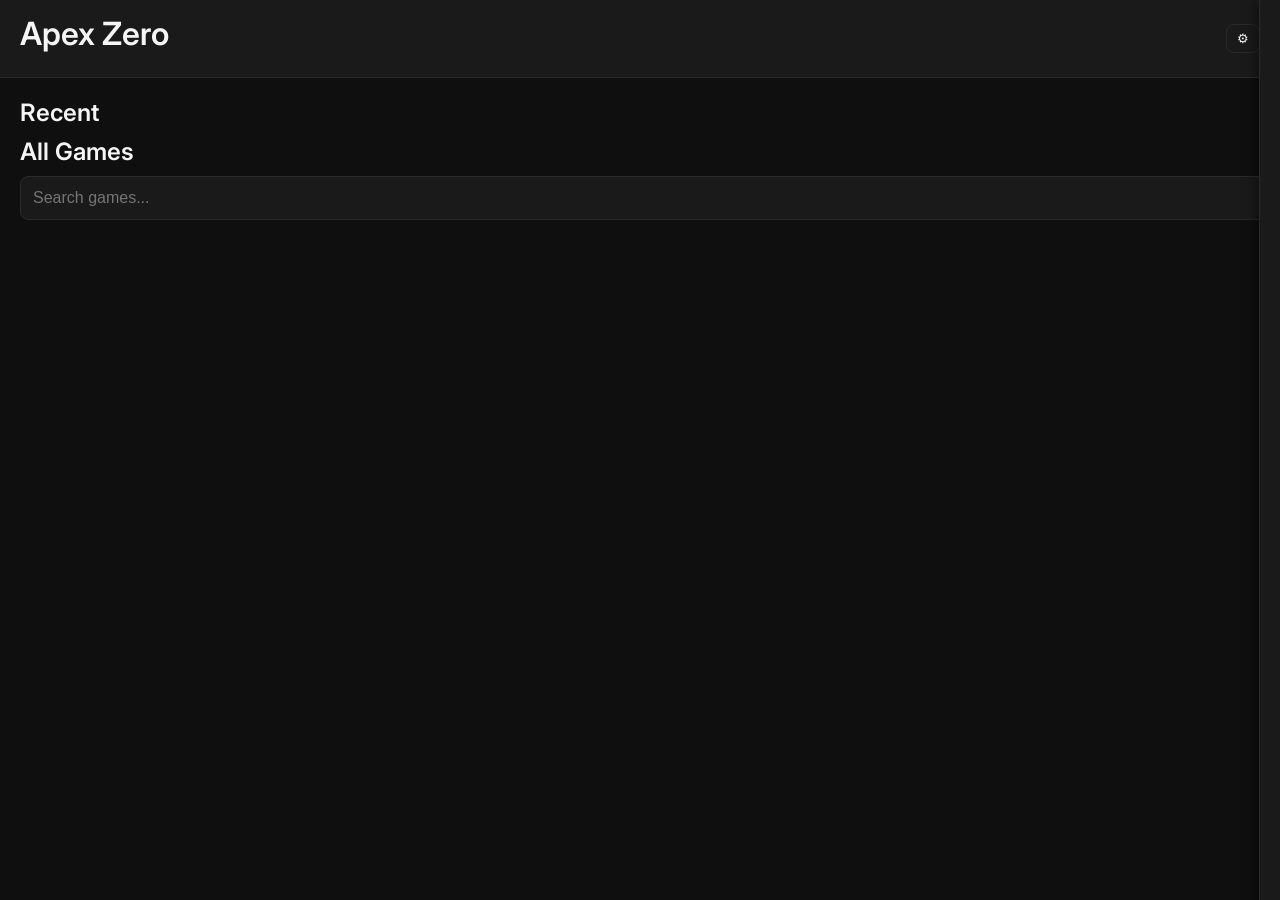
<file: index.html>
<!DOCTYPE html>
<html lang="en">
<head>
    <meta charset="UTF-8">
    <meta name="viewport" content="width=device-width, initial-scale=1.0">
    <meta http-equiv="Content-Security-Policy" content="default-src * 'unsafe-inline' 'unsafe-eval' blob: data:;">
    
    <title>Apex Zero</title>

    <link rel="stylesheet" href="css/style.css">
    <link href="https://fonts.googleapis.com/css2?family=Inter:wght@300;400;600&display=swap" rel="stylesheet">
</head>

<body>

    <!-- LOADING SCREEN -->
    <div id="loadingScreen">
        <div class="loader"></div>
        <p>Loading Apex Zero…</p>
    </div>

    <!-- HEADER -->
    <header id="topbar">
        <h1 class="logo">Apex Zero</h1>
        <div class="top-buttons">
            <button id="settingsBtn" class="icon-btn">⚙</button>
        </div>
    </header>

    <!-- MAIN CONTENT -->
    <main id="content">

        <!-- RECENT -->
        <section id="recentSection">
            <h2>Recent</h2>
            <div id="recentGrid" class="grid"></div>
        </section>

        <!-- ALL GAMES -->
        <section id="gamesSection">
            <h2>All Games</h2>

            <!-- SEARCH BAR -->
            <input id="searchInput" type="text" placeholder="Search games..." />

            <div id="gamesGrid" class="grid"></div>
        </section>

    </main>

    <!-- SETTINGS SIDE PANEL -->
    <div id="settingsPanel" class="side-panel">
        <div class="side-header">
            <h2>Settings</h2>
            <button id="closeSettings" class="close-btn">✕</button>
        </div>

        <!-- TABS -->
        <div class="settings-tabs">
            <button class="tab-btn active" data-tab="appearanceTab">Appearance</button>
            <button class="tab-btn" data-tab="uiTab">UI Scaling</button>
            <button class="tab-btn" data-tab="layoutTab">Layout</button>
            <button class="tab-btn" data-tab="systemTab">System</button>
        </div>

        <!-- TAB CONTENTS -->
        <div class="tab-content" id="appearanceTab">
            <h3>Theme</h3>
            <select id="themeSelect">
                <option value="dark">Dark</option>
                <option value="light">Light</option>
            </select>

            <h3>Accent Color</h3>
            <input type="color" id="accentPicker" value="#888888">

            <div id="accentPresets"></div>

            <h3>Background Style</h3>
            <select id="backgroundSelect">
                <option value="solid">Solid</option>
                <option value="noise">Noise</option>
                <option value="gradient">Gradient</option>
                <option value="blur">Blurred Panels</option>
            </select>

            <h3>Corner Radius</h3>
            <select id="radiusSelect">
                <option value="0">Sharp</option>
                <option value="8">Medium</option>
                <option value="16">Rounded</option>
            </select>

            <h3>Contrast</h3>
            <select id="contrastSelect">
                <option value="low">Low</option>
                <option value="medium">Medium</option>
                <option value="high">High</option>
            </select>
        </div>

        <div class="tab-content" id="uiTab" style="display:none;">
            <h3>Font Size</h3>
            <input type="range" id="fontSizeSlider" min="12" max="22" value="16">

            <h3>Card Size</h3>
            <input type="range" id="cardSizeSlider" min="120" max="240" value="160">

            <h3>Grid Density</h3>
            <select id="densitySelect">
                <option value="compact">Compact</option>
                <option value="comfort">Comfort</option>
                <option value="spacious">Spacious</option>
            </select>
        </div>

        <div class="tab-content" id="layoutTab" style="display:none;">
            <h3>Layout Mode</h3>
            <select id="layoutModeSelect">
                <option value="grid">Comfort Grid</option>
                <option value="compact">Compact Grid</option>
                <option value="list">List View</option>
            </select>

            <h3>Sorting</h3>
            <select id="sortSelect">
                <option value="az">A → Z</option>
                <option value="recent">Recently Added</option>
                <option value="played">Most Played</option>
            </select>

            <h3>Recent Section</h3>
            <label><input type="checkbox" id="toggleRecent" checked> Show Recent</label>
        </div>

        <div class="tab-content" id="systemTab" style="display:none;">
            <h3>Autoscan</h3>
            <label><input type="checkbox" id="autoscanToggle"> Enable Autoscan</label>

            <h3>Maintenance</h3>
            <button id="clearRecentBtn" class="admin-action">Clear Recent</button>
            <button id="clearCacheBtn" class="admin-action">Clear Cache</button>

            <h3>FPS Monitor</h3>
            <button id="fpsToggleBtn" class="admin-action">Toggle FPS</button>
        </div>
    </div>

    <!-- LAUNCH PROMPT -->
    <div id="launchPrompt" class="overlay">
        <div class="launch-box">
            <h2>Launch Game?</h2>
            <img id="launchThumb" class="launch-thumb">
            <p id="launchName"></p>

            <div class="launch-buttons">
                <button id="cancelLaunch" class="cancel-btn">Cancel</button>
                <button id="confirmLaunch" class="launch-btn">Launch</button>
            </div>
        </div>
    </div>

    <!-- FPS COUNTER -->
    <div id="fpsCounter"></div>

    <!-- LOAD MODULAR JS -->
    <script type="module" src="js/main.js"></script>

    <!-- LOADING SCREEN FADE -->
    <script>
        window.addEventListener("load", () => {
            const loader = document.getElementById("loadingScreen");
            loader.style.opacity = "0";
            setTimeout(() => loader.style.display = "none", 400);
        });
    </script>

</body>
</html>
</file>
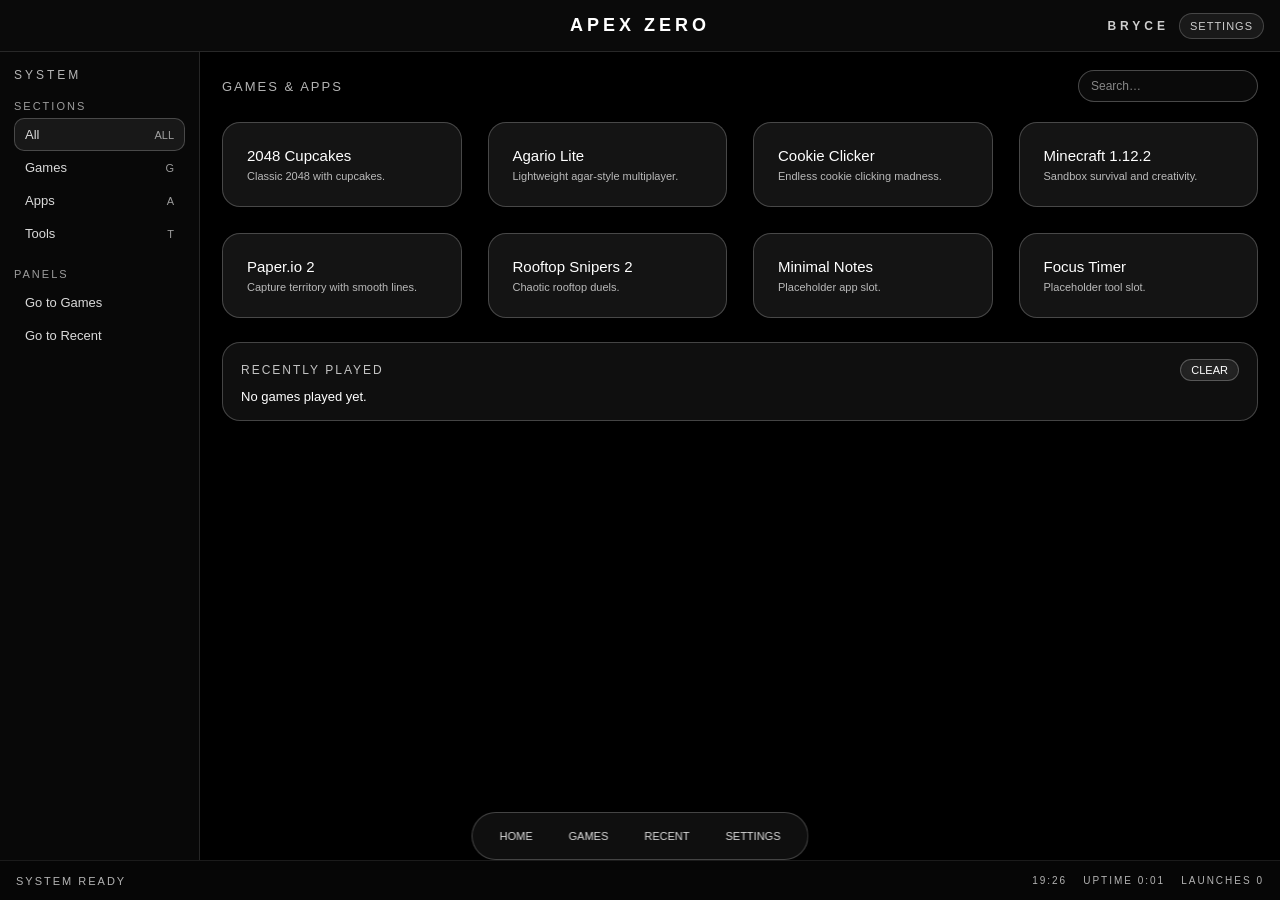
<file: Better.html>
<!DOCTYPE html>
<html lang="en">
<head>
<meta charset="UTF-8">
<title>Apex Zero OS++</title>
<meta name="viewport" content="width=device-width, initial-scale=1.0">

<style>
    :root {
        --glass-bg: rgba(255,255,255,0.08);
        --glass-bg-strong: rgba(255,255,255,0.12);
        --glass-border: rgba(255,255,255,0.25);
        --glass-border-strong: rgba(255,255,255,0.45);
        --divider: rgba(255,255,255,0.18);
    }

    * {
        box-sizing: border-box;
    }

    body {
        margin: 0;
        background: #000;
        color: #fff;
        font-family: Arial, sans-serif;
        overflow: hidden;
    }

    /* LOADING SCREEN */
    #loadingScreen {
        position: fixed;
        inset: 0;
        background: #000;
        display: flex;
        flex-direction: column;
        align-items: center;
        justify-content: center;
        z-index: 999;
        animation: fadeOut 1s ease forwards;
        animation-delay: 1.8s;
    }

    #loadingTitle {
        font-size: 26px;
        letter-spacing: 6px;
        margin-bottom: 20px;
    }

    #loadingBar {
        width: 180px;
        height: 4px;
        background: rgba(255,255,255,0.15);
        border-radius: 10px;
        overflow: hidden;
    }

    #loadingFill {
        width: 0%;
        height: 100%;
        background: rgba(255,255,255,0.8);
        animation: loadAnim 1.6s ease forwards;
    }

    @keyframes loadAnim {
        to { width: 100%; }
    }

    @keyframes fadeOut {
        to { opacity: 0; visibility: hidden; }
    }

    /* LAYOUT */
    #topBar {
        position: fixed;
        top: 0;
        left: 0;
        right: 0;
        height: 52px;
        display: flex;
        align-items: center;
        justify-content: center;
        font-size: 18px;
        font-weight: bold;
        letter-spacing: 4px;
        backdrop-filter: blur(8px);
        background: rgba(255,255,255,0.04);
        border-bottom: 1px solid rgba(255,255,255,0.12);
        z-index: 20;
    }

    #topBarRight {
        position: absolute;
        right: 16px;
        display: flex;
        gap: 10px;
        align-items: center;
        font-size: 12px;
        opacity: 0.8;
    }

    #settingsBtn {
        padding: 6px 10px;
        border-radius: 999px;
        border: 1px solid var(--glass-border);
        background: var(--glass-bg);
        backdrop-filter: blur(6px);
        cursor: pointer;
        font-size: 11px;
        letter-spacing: 1px;
        text-transform: uppercase;
        color: #fff;
    }

    #settingsBtn:hover {
        background: var(--glass-bg-strong);
        border-color: var(--glass-border-strong);
    }

    #shell {
        position: absolute;
        top: 52px;
        bottom: 40px;
        left: 0;
        right: 0;
        display: flex;
    }

    /* SIDEBAR */
    #sidebar {
        width: 200px;
        border-right: 1px solid rgba(255,255,255,0.12);
        background: rgba(255,255,255,0.03);
        backdrop-filter: blur(10px);
        padding: 16px 14px;
        display: flex;
        flex-direction: column;
        gap: 18px;
    }

    #sidebarTitle {
        font-size: 12px;
        letter-spacing: 3px;
        opacity: 0.7;
    }

    .sideSectionLabel {
        font-size: 11px;
        letter-spacing: 2px;
        opacity: 0.6;
        margin-bottom: 6px;
    }

    .sideLink {
        padding: 8px 10px;
        border-radius: 10px;
        border: 1px solid transparent;
        cursor: pointer;
        font-size: 13px;
        opacity: 0.85;
        display: flex;
        align-items: center;
        justify-content: space-between;
        transition: 0.2s;
    }

    .sideLink span {
        font-size: 11px;
        opacity: 0.7;
    }

    .sideLink.active,
    .sideLink:hover {
        border-color: var(--glass-border);
        background: var(--glass-bg);
    }

    /* MAIN AREA */
    #mainArea {
        flex: 1;
        padding: 18px 22px;
        overflow: auto;
    }

    #sectionHeaderRow {
        display: flex;
        justify-content: space-between;
        align-items: center;
        max-width: 1100px;
        margin: 0 auto 10px auto;
    }

    #sectionLabel {
        font-size: 13px;
        letter-spacing: 2px;
        opacity: 0.7;
    }

    #searchBox {
        padding: 8px 12px;
        border-radius: 999px;
        border: 1px solid var(--glass-border);
        background: rgba(255,255,255,0.04);
        color: #fff;
        font-size: 12px;
        min-width: 180px;
        outline: none;
        backdrop-filter: blur(6px);
    }

    #searchBox::placeholder {
        color: rgba(255,255,255,0.5);
    }

    /* GRID */
    #grid {
        display: grid;
        grid-template-columns: repeat(auto-fit, minmax(200px, 1fr));
        gap: 26px;
        padding: 10px 0 24px 0;
        max-width: 1100px;
        margin: auto;
    }

    .icon {
        padding: 24px;
        text-align: left;
        cursor: pointer;
        border-radius: 18px;
        border: 1px solid rgba(255,255,255,0.22);
        background: var(--glass-bg);
        backdrop-filter: blur(10px);
        transition: 0.25s;
        font-size: 14px;
    }

    .iconTitle {
        font-size: 15px;
        margin-bottom: 6px;
    }

    .iconDesc {
        font-size: 11px;
        opacity: 0.7;
    }

    .icon:hover {
        background: var(--glass-bg-strong);
        border-color: var(--glass-border-strong);
        transform: translateY(-3px);
    }

    /* RECENTLY PLAYED PANEL */
    #recentPanel {
        max-width: 1100px;
        margin: 0 auto 40px auto;
        border-radius: 18px;
        border: 1px solid rgba(255,255,255,0.22);
        background: rgba(255,255,255,0.06);
        backdrop-filter: blur(10px);
        padding: 16px 18px;
    }

    #recentHeaderRow {
        display: flex;
        justify-content: space-between;
        align-items: center;
        margin-bottom: 8px;
    }

    #recentTitle {
        font-size: 12px;
        letter-spacing: 2px;
        opacity: 0.75;
    }

    #clearRecentBtn {
        font-size: 11px;
        border-radius: 999px;
        border: 1px solid var(--glass-border);
        background: rgba(255,255,255,0.04);
        color: #fff;
        padding: 4px 10px;
        cursor: pointer;
        backdrop-filter: blur(6px);
    }

    #clearRecentBtn:hover {
        background: var(--glass-bg-strong);
        border-color: var(--glass-border-strong);
    }

    #recentList {
        font-size: 13px;
        display: flex;
        flex-wrap: wrap;
        gap: 8px;
    }

    .recentItem {
        padding: 6px 10px;
        border-radius: 999px;
        border: 1px solid rgba(255,255,255,0.25);
        background: rgba(255,255,255,0.08);
        cursor: pointer;
        font-size: 12px;
    }

    .recentItem:hover {
        background: rgba(255,255,255,0.16);
        border-color: var(--glass-border-strong);
    }

    /* OVERLAY */
    #overlay {
        position: fixed;
        inset: 0;
        background: rgba(0,0,0,0.65);
        display: none;
        align-items: center;
        justify-content: center;
        animation: fadeIn 0.25s ease;
        z-index: 50;
    }

    @keyframes fadeIn {
        from { opacity: 0; }
        to { opacity: 1; }
    }

    #overlayBox {
        width: 380px;
        background: rgba(255,255,255,0.10);
        border: 1px solid var(--glass-border);
        backdrop-filter: blur(12px);
        border-radius: 20px;
        overflow: hidden;
    }

    #overlayTitleBar {
        padding: 14px 16px;
        font-size: 13px;
        letter-spacing: 2px;
        border-bottom: 1px solid var(--divider);
        text-align: center;
        background: rgba(255,255,255,0.06);
    }

    #overlayContent {
        padding: 22px 24px 20px 24px;
        text-align: left;
    }

    #overlayGameName {
        font-size: 17px;
        margin-bottom: 6px;
    }

    #overlayGameDesc {
        font-size: 12px;
        opacity: 0.75;
        margin-bottom: 18px;
    }

    #buttonRow {
        display: flex;
        gap: 12px;
        margin-top: 6px;
    }

    .glassBtn {
        flex: 1;
        padding: 10px;
        border-radius: 12px;
        border: 1px solid rgba(255,255,255,0.35);
        background: rgba(255,255,255,0.12);
        backdrop-filter: blur(6px);
        color: #fff;
        font-size: 13px;
        cursor: pointer;
        transition: 0.2s;
    }

    .glassBtn:hover {
        background: rgba(255,255,255,0.22);
        border-color: var(--glass-border-strong);
    }

    /* SETTINGS MODAL */
    #settingsOverlay {
        position: fixed;
        inset: 0;
        background: rgba(0,0,0,0.65);
        display: none;
        align-items: center;
        justify-content: center;
        z-index: 60;
    }

    #settingsBox {
        width: 360px;
        background: rgba(255,255,255,0.10);
        border: 1px solid var(--glass-border);
        backdrop-filter: blur(12px);
        border-radius: 20px;
        overflow: hidden;
    }

    #settingsTitleBar {
        padding: 14px 16px;
        font-size: 13px;
        letter-spacing: 2px;
        border-bottom: 1px solid var(--divider);
        text-align: center;
        background: rgba(255,255,255,0.06);
    }

    #settingsContent {
        padding: 18px 20px 16px 20px;
        font-size: 13px;
    }

    .settingsRow {
        display: flex;
        justify-content: space-between;
        align-items: center;
        margin-bottom: 10px;
    }

    .settingsLabel {
        font-size: 12px;
        opacity: 0.85;
    }

    .settingsToggle {
        padding: 4px 10px;
        border-radius: 999px;
        border: 1px solid var(--glass-border);
        background: rgba(255,255,255,0.06);
        cursor: pointer;
        font-size: 11px;
    }

    .settingsToggle.active {
        background: rgba(255,255,255,0.18);
        border-color: var(--glass-border-strong);
    }

    #settingsButtons {
        display: flex;
        gap: 10px;
        margin-top: 14px;
    }

    #aboutText {
        font-size: 11px;
        opacity: 0.7;
        margin-top: 10px;
    }

    /* DOCK */
    #dock {
        position: fixed;
        bottom: 40px;
        left: 50%;
        transform: translateX(-50%);
        padding: 8px 14px;
        border-radius: 999px;
        border: 1px solid rgba(255,255,255,0.22);
        background: rgba(255,255,255,0.06);
        backdrop-filter: blur(12px);
        display: flex;
        gap: 10px;
        z-index: 30;
    }

    .dockItem {
        padding: 8px 12px;
        border-radius: 999px;
        border: 1px solid transparent;
        font-size: 11px;
        cursor: pointer;
        opacity: 0.85;
    }

    .dockItem:hover {
        border-color: var(--glass-border);
        background: rgba(255,255,255,0.12);
    }

    /* FOOTER */
    #footer {
        position: fixed;
        bottom: 0;
        left: 0;
        right: 0;
        height: 40px;
        display: flex;
        align-items: center;
        justify-content: space-between;
        padding: 0 16px;
        font-size: 11px;
        opacity: 0.7;
        letter-spacing: 2px;
        backdrop-filter: blur(6px);
        background: rgba(255,255,255,0.04);
        border-top: 1px solid rgba(255,255,255,0.12);
        z-index: 25;
    }

    #footerLeft {
        text-transform: uppercase;
    }

    #footerRight {
        display: flex;
        gap: 16px;
        font-size: 10px;
    }

    .hidden {
        display: none !important;
    }

    @media (max-width: 800px) {
        #sidebar {
            display: none;
        }
        #shell {
            left: 0;
        }
    }
</style>
</head>
<body>

<!-- LOADING SCREEN -->
<div id="loadingScreen">
    <div id="loadingTitle">APEX ZERO</div>
    <div id="loadingBar"><div id="loadingFill"></div></div>
</div>

<!-- TOP BAR -->
<div id="topBar">
    APEX ZERO
    <div id="topBarRight">
        <span id="profileName">BRYCE</span>
        <button id="settingsBtn">SETTINGS</button>
    </div>
</div>

<!-- SHELL -->
<div id="shell">
    <!-- SIDEBAR -->
    <div id="sidebar">
        <div id="sidebarTitle">SYSTEM</div>

        <div>
            <div class="sideSectionLabel">SECTIONS</div>
            <div class="sideLink active" data-category="all">All <span>ALL</span></div>
            <div class="sideLink" data-category="games">Games <span>G</span></div>
            <div class="sideLink" data-category="apps">Apps <span>A</span></div>
            <div class="sideLink" data-category="tools">Tools <span>T</span></div>
        </div>

        <div>
            <div class="sideSectionLabel">PANELS</div>
            <div class="sideLink" id="sideScrollGames">Go to Games</div>
            <div class="sideLink" id="sideScrollRecent">Go to Recent</div>
        </div>
    </div>

    <!-- MAIN AREA -->
    <div id="mainArea">
        <!-- SECTION HEADER -->
        <div id="sectionHeaderRow">
            <div id="sectionLabel">GAMES & APPS</div>
            <input id="searchBox" type="text" placeholder="Search…">
        </div>

        <!-- GRID -->
        <div id="grid"></div>

        <!-- RECENTLY PLAYED PANEL -->
        <div id="recentPanel">
            <div id="recentHeaderRow">
                <div id="recentTitle">RECENTLY PLAYED</div>
                <button id="clearRecentBtn">CLEAR</button>
            </div>
            <div id="recentList"></div>
        </div>
    </div>
</div>

<!-- OVERLAY (LAUNCH) -->
<div id="overlay">
    <div id="overlayBox">
        <div id="overlayTitleBar">LAUNCH GAME</div>
        <div id="overlayContent">
            <div id="overlayGameName">Game</div>
            <div id="overlayGameDesc">Description</div>
            <div id="buttonRow">
                <button class="glassBtn" id="launchBtn">Launch</button>
                <button class="glassBtn" id="cancelBtn">Cancel</button>
            </div>
        </div>
    </div>
</div>

<!-- SETTINGS OVERLAY -->
<div id="settingsOverlay">
    <div id="settingsBox">
        <div id="settingsTitleBar">SETTINGS</div>
        <div id="settingsContent">
            <div class="settingsRow">
                <div class="settingsLabel">Footer Status Bar</div>
                <button class="settingsToggle" id="toggleFooterBtn">ON</button>
            </div>
            <div class="settingsRow">
                <div class="settingsLabel">Hover Lift on Cards</div>
                <button class="settingsToggle" id="toggleHoverBtn">ON</button>
            </div>
            <div class="settingsRow">
                <div class="settingsLabel">Clear Recently Played</div>
                <button class="settingsToggle" id="clearRecentSettingsBtn">CLEAR</button>
            </div>

            <div id="settingsButtons">
                <button class="glassBtn" id="closeSettingsBtn">Close</button>
                <button class="glassBtn" id="resetLayoutBtn">Reset UI</button>
            </div>

            <div id="aboutText">
                APEX ZERO OS++ — Monochrome Glass Edition.  
                Minimal, modern, and built for clean launching.
            </div>
        </div>
    </div>
</div>

<!-- DOCK -->
<div id="dock">
    <div class="dockItem" id="dockHome">HOME</div>
    <div class="dockItem" id="dockGames">GAMES</div>
    <div class="dockItem" id="dockRecent">RECENT</div>
    <div class="dockItem" id="dockSettings">SETTINGS</div>
</div>

<!-- FOOTER -->
<div id="footer">
    <div id="footerLeft">SYSTEM READY</div>
    <div id="footerRight">
        <span id="footerClock">--:--</span>
        <span id="footerUptime">UPTIME 0:00</span>
        <span id="footerLaunches">LAUNCHES 0</span>
    </div>
</div>

<script>
    // ---------- DATA ----------
    const games = [
        {
            id: "2048cupcakes",
            name: "2048 Cupcakes",
            url: "2048cupcakes.html",
            category: "games",
            desc: "Classic 2048 with cupcakes."
        },
        {
            id: "agariolite",
            name: "Agario Lite",
            url: "agariolite.html",
            category: "games",
            desc: "Lightweight agar-style multiplayer."
        },
        {
            id: "cookieclicker",
            name: "Cookie Clicker",
            url: "cookieclicker (1).htm",
            category: "games",
            desc: "Endless cookie clicking madness."
        },
        {
            id: "mc1122",
            name: "Minecraft 1.12.2",
            url: "Eaglercraft_1.12.2_WASM_Offline_Download (2).html",
            category: "games",
            desc: "Sandbox survival and creativity."
        },
        {
            id: "paperio2",
            name: "Paper.io 2",
            url: "paperio2.htm",
            category: "games",
            desc: "Capture territory with smooth lines."
        },
        {
            id: "rooftopsnipers2",
            name: "Rooftop Snipers 2",
            url: "rooftopsnipers2.html",
            category: "games",
            desc: "Chaotic rooftop duels."
        },
        {
            id: "notes",
            name: "Minimal Notes",
            url: "#",
            category: "apps",
            desc: "Placeholder app slot."
        },
        {
            id: "timer",
            name: "Focus Timer",
            url: "#",
            category: "tools",
            desc: "Placeholder tool slot."
        }
    ];

    // ---------- STATE ----------
    let currentCategory = "all";
    let searchQuery = "";
    let pendingGame = null;
    let hoverEnabled = true;
    let footerEnabled = true;
    let launchCount = 0;
    let startTime = Date.now();

    // ---------- ELEMENTS ----------
    const grid = document.getElementById("grid");
    const searchBox = document.getElementById("searchBox");
    const sideLinks = document.querySelectorAll(".sideLink[data-category]");
    const overlay = document.getElementById("overlay");
    const overlayGameName = document.getElementById("overlayGameName");
    const overlayGameDesc = document.getElementById("overlayGameDesc");
    const launchBtn = document.getElementById("launchBtn");
    const cancelBtn = document.getElementById("cancelBtn");
    const recentList = document.getElementById("recentList");
    const clearRecentBtn = document.getElementById("clearRecentBtn");
    const footer = document.getElementById("footer");
    const footerClock = document.getElementById("footerClock");
    const footerUptime = document.getElementById("footerUptime");
    const footerLaunches = document.getElementById("footerLaunches");
    const settingsOverlay = document.getElementById("settingsOverlay");
    const settingsBtn = document.getElementById("settingsBtn");
    const closeSettingsBtn = document.getElementById("closeSettingsBtn");
    const toggleFooterBtn = document.getElementById("toggleFooterBtn");
    const toggleHoverBtn = document.getElementById("toggleHoverBtn");
    const clearRecentSettingsBtn = document.getElementById("clearRecentSettingsBtn");
    const resetLayoutBtn = document.getElementById("resetLayoutBtn");
    const dockHome = document.getElementById("dockHome");
    const dockGames = document.getElementById("dockGames");
    const dockRecent = document.getElementById("dockRecent");
    const dockSettings = document.getElementById("dockSettings");
    const sideScrollGames = document.getElementById("sideScrollGames");
    const sideScrollRecent = document.getElementById("sideScrollRecent");

    // ---------- RENDER GRID ----------
    function renderGrid() {
        grid.innerHTML = "";
        const filtered = games.filter(g => {
            if (currentCategory !== "all" && g.category !== currentCategory) return false;
            if (searchQuery && !g.name.toLowerCase().includes(searchQuery.toLowerCase())) return false;
            return true;
        });

        filtered.forEach(g => {
            const card = document.createElement("div");
            card.className = "icon";
            card.dataset.id = g.id;

            const title = document.createElement("div");
            title.className = "iconTitle";
            title.textContent = g.name;

            const desc = document.createElement("div");
            desc.className = "iconDesc";
            desc.textContent = g.desc;

            card.appendChild(title);
            card.appendChild(desc);

            card.addEventListener("click", () => openLaunchOverlay(g));

            grid.appendChild(card);
        });

        applyHoverState();
    }

    // ---------- OVERLAY ----------
    function openLaunchOverlay(game) {
        pendingGame = game;
        overlayGameName.textContent = game.name;
        overlayGameDesc.textContent = game.desc;
        overlay.style.display = "flex";
    }

    function closeLaunchOverlay() {
        overlay.style.display = "none";
        pendingGame = null;
    }

    launchBtn.onclick = () => {
        if (!pendingGame) return;
        if (pendingGame.url && pendingGame.url !== "#") {
            window.open(pendingGame.url, "_blank");
        }
        addRecent(pendingGame);
        launchCount++;
        updateFooterLaunches();
        closeLaunchOverlay();
    };

    cancelBtn.onclick = closeLaunchOverlay;

    document.addEventListener("keydown", e => {
        if (overlay.style.display === "flex") {
            if (e.key === "Enter") launchBtn.click();
            if (e.key === "Escape") closeLaunchOverlay();
        }
        if (settingsOverlay.style.display === "flex" && e.key === "Escape") {
            closeSettings();
        }
    });

    // ---------- RECENTLY PLAYED ----------
    function getRecent() {
        try {
            const raw = localStorage.getItem("apex_recent");
            if (!raw) return [];
            return JSON.parse(raw);
        } catch {
            return [];
        }
    }

    function saveRecent(list) {
        localStorage.setItem("apex_recent", JSON.stringify(list));
    }

    function addRecent(game) {
        let list = getRecent();
        list = list.filter(id => id !== game.id);
        list.unshift(game.id);
        if (list.length > 5) list = list.slice(0, 5);
        saveRecent(list);
        renderRecent();
    }

    function renderRecent() {
        recentList.innerHTML = "";
        const list = getRecent();
        if (list.length === 0) {
            recentList.textContent = "No games played yet.";
            return;
        }
        list.forEach(id => {
            const g = games.find(x => x.id === id);
            if (!g) return;
            const item = document.createElement("div");
            item.className = "recentItem";
            item.textContent = g.name;
            item.addEventListener("click", () => openLaunchOverlay(g));
            recentList.appendChild(item);
        });
    }

    clearRecentBtn.onclick = () => {
        saveRecent([]);
        renderRecent();
    };

    clearRecentSettingsBtn.onclick = () => {
        saveRecent([]);
        renderRecent();
    };

    // ---------- CATEGORY + SEARCH ----------
    sideLinks.forEach(link => {
        link.addEventListener("click", () => {
            sideLinks.forEach(l => l.classList.remove("active"));
            link.classList.add("active");
            currentCategory = link.dataset.category;
            renderGrid();
        });
    });

    searchBox.addEventListener("input", () => {
        searchQuery = searchBox.value.trim();
        renderGrid();
    });

    // ---------- SETTINGS ----------
    function openSettings() {
        settingsOverlay.style.display = "flex";
    }

    function closeSettings() {
        settingsOverlay.style.display = "none";
    }

    settingsBtn.onclick = openSettings;
    closeSettingsBtn.onclick = closeSettings;

    toggleFooterBtn.onclick = () => {
        footerEnabled = !footerEnabled;
        updateFooterVisibility();
        updateSettingsToggles();
        localStorage.setItem("apex_footer", footerEnabled ? "1" : "0");
    };

    toggleHoverBtn.onclick = () => {
        hoverEnabled = !hoverEnabled;
        applyHoverState();
        updateSettingsToggles();
        localStorage.setItem("apex_hover", hoverEnabled ? "1" : "0");
    };

    resetLayoutBtn.onclick = () => {
        footerEnabled = true;
        hoverEnabled = true;
        localStorage.removeItem("apex_footer");
        localStorage.removeItem("apex_hover");
        updateFooterVisibility();
        applyHoverState();
        updateSettingsToggles();
    };

    function updateSettingsToggles() {
        toggleFooterBtn.textContent = footerEnabled ? "ON" : "OFF";
        toggleHoverBtn.textContent = hoverEnabled ? "ON" : "OFF";
        toggleFooterBtn.classList.toggle("active", footerEnabled);
        toggleHoverBtn.classList.toggle("active", hoverEnabled);
    }

    function updateFooterVisibility() {
        footer.classList.toggle("hidden", !footerEnabled);
    }

    function applyHoverState() {
        document.querySelectorAll(".icon").forEach(card => {
            card.style.transition = hoverEnabled ? "0.25s" : "0s";
            card.style.transform = "none";
        });
    }

    // ---------- DOCK + SIDEBAR NAV ----------
    function scrollToGames() {
        document.getElementById("mainArea").scrollTo({ top: 0, behavior: "smooth" });
    }

    function scrollToRecent() {
        const main = document.getElementById("mainArea");
        const recentPanel = document.getElementById("recentPanel");
        const offset = recentPanel.offsetTop - 40;
        main.scrollTo({ top: offset, behavior: "smooth" });
    }

    dockHome.onclick = scrollToGames;
    dockGames.onclick = scrollToGames;
    dockRecent.onclick = scrollToRecent;
    dockSettings.onclick = openSettings;

    sideScrollGames.onclick = scrollToGames;
    sideScrollRecent.onclick = scrollToRecent;

    // ---------- FOOTER CLOCK + UPTIME ----------
    function updateClock() {
        const now = new Date();
        const h = String(now.getHours()).padStart(2, "0");
        const m = String(now.getMinutes()).padStart(2, "0");
        footerClock.textContent = `${h}:${m}`;
    }

    function updateUptime() {
        const diff = Date.now() - startTime;
        const totalSeconds = Math.floor(diff / 1000);
        const minutes = Math.floor(totalSeconds / 60);
        const seconds = totalSeconds % 60;
        footerUptime.textContent = `UPTIME ${minutes}:${String(seconds).padStart(2, "0")}`;
    }

    function updateFooterLaunches() {
        footerLaunches.textContent = `LAUNCHES ${launchCount}`;
    }

    setInterval(() => {
        updateClock();
        updateUptime();
    }, 1000);

    // ---------- INIT ----------
    function loadSettings() {
        const f = localStorage.getItem("apex_footer");
        const h = localStorage.getItem("apex_hover");
        if (f !== null) footerEnabled = f === "1";
        if (h !== null) hoverEnabled = h === "1";
        updateFooterVisibility();
        updateSettingsToggles();
    }

    function init() {
        loadSettings();
        renderGrid();
        renderRecent();
        updateClock();
        updateUptime();
        updateFooterLaunches();
    }

    init();
</script>

</body>
</html>
</file>
<file: css/style.css>
/* ============================================================
   APEX ZERO — FULL MONOCHROME UI THEME (SIDE PANEL EDITION)
============================================================ */

/* ------------------------------------------------------------
   ROOT VARIABLES (DYNAMICALLY UPDATED BY JS)
------------------------------------------------------------ */
:root {
    --bg: #0f0f0f;
    --panel: #1a1a1a;
    --border: #2a2a2a;
    --text: #f5f5f5;
    --text-soft: #bbb;
    --hover: #222;
    --accent: #888;

    --radius: 8px;
    --font-size: 16px;
    --card-size: 160px;
    --grid-gap: 16px;
}

/* LIGHT THEME */
[data-theme="light"] {
    --bg: #f2f2f2;
    --panel: #ffffff;
    --border: #dcdcdc;
    --text: #111;
    --text-soft: #444;
    --hover: #e6e6e6;
}

/* ------------------------------------------------------------
   GLOBAL
------------------------------------------------------------ */
body {
    margin: 0;
    padding: 0;
    background: var(--bg);
    font-family: "Inter", sans-serif;
    color: var(--text);
    overflow-x: hidden;
    font-size: var(--font-size);
}

h1, h2, h3, h4 {
    margin: 0 0 10px 0;
    font-weight: 600;
}

/* ------------------------------------------------------------
   LOADING SCREEN
------------------------------------------------------------ */
#loadingScreen {
    position: fixed;
    inset: 0;
    background: var(--bg);
    display: flex;
    flex-direction: column;
    justify-content: center;
    align-items: center;
    z-index: 9999;
    transition: opacity 0.4s ease;
}

.loader {
    width: 42px;
    height: 42px;
    border: 4px solid var(--border);
    border-top-color: var(--accent);
    border-radius: 50%;
    animation: spin 0.8s linear infinite;
}

@keyframes spin { to { transform: rotate(360deg); } }

/* ------------------------------------------------------------
   TOPBAR
------------------------------------------------------------ */
#topbar {
    display: flex;
    justify-content: space-between;
    align-items: center;
    padding: 14px 20px;
    background: var(--panel);
    border-bottom: 1px solid var(--border);
    position: sticky;
    top: 0;
    z-index: 50;
}

.icon-btn {
    background: var(--panel);
    border: 1px solid var(--border);
    padding: 6px 10px;
    border-radius: var(--radius);
    cursor: pointer;
    transition: 0.15s;
    color: var(--text);
}

.icon-btn:hover {
    background: var(--hover);
}

/* ------------------------------------------------------------
   MAIN CONTENT
------------------------------------------------------------ */
#content {
    padding: 20px;
}

.grid {
    display: grid;
    grid-template-columns: repeat(auto-fill, minmax(var(--card-size), 1fr));
    gap: var(--grid-gap);
}

/* ------------------------------------------------------------
   SEARCH BAR
------------------------------------------------------------ */
#searchInput {
    width: 100%;
    padding: 12px;
    margin-bottom: 16px;
    border-radius: var(--radius);
    border: 1px solid var(--border);
    background: var(--panel);
    color: var(--text);
    font-size: var(--font-size);
}

/* ------------------------------------------------------------
   GAME CARDS
------------------------------------------------------------ */
.game-card {
    background: var(--panel);
    border: 1px solid var(--border);
    border-radius: var(--radius);
    padding: 10px;
    cursor: pointer;
    transition: 0.15s;
}

.game-card:hover {
    background: var(--hover);
    transform: translateY(-2px);
}

.game-thumb {
    width: 100%;
    height: calc(var(--card-size) * 0.75);
    object-fit: cover;
    border-radius: var(--radius);
    border: 1px solid var(--border);
}

.game-title {
    margin-top: 8px;
    font-size: calc(var(--font-size) * 0.9);
}

/* ------------------------------------------------------------
   SIDE PANEL SETTINGS
------------------------------------------------------------ */
.side-panel {
    position: fixed;
    top: 0;
    right: -380px;
    width: 360px;
    height: 100%;
    background: var(--panel);
    border-left: 1px solid var(--border);
    box-shadow: -4px 0 12px rgba(0,0,0,0.4);
    padding: 20px;
    transition: right 0.3s ease;
    z-index: 200;
    overflow-y: auto;
}

.side-panel.active {
    right: 0;
}

.side-header {
    display: flex;
    justify-content: space-between;
    align-items: center;
}

.close-btn {
    background: var(--panel);
    border: 1px solid var(--border);
    padding: 6px 10px;
    border-radius: var(--radius);
    cursor: pointer;
    color: var(--text);
}

/* ------------------------------------------------------------
   SETTINGS TABS
------------------------------------------------------------ */
.settings-tabs {
    display: flex;
    gap: 6px;
    margin: 16px 0;
}

.tab-btn {
    flex: 1;
    padding: 8px;
    border-radius: var(--radius);
    border: 1px solid var(--border);
    background: var(--panel);
    cursor: pointer;
    color: var(--text);
}

.tab-btn.active {
    background: var(--accent);
    color: #fff;
}

/* ------------------------------------------------------------
   TAB CONTENT
------------------------------------------------------------ */
.tab-content {
    margin-top: 10px;
}

.tab-content h3 {
    margin-top: 16px;
    margin-bottom: 6px;
}

.tab-content select,
.tab-content input[type="range"],
.tab-content input[type="color"] {
    width: 100%;
    padding: 8px;
    border-radius: var(--radius);
    border: 1px solid var(--border);
    background: var(--panel);
    color: var(--text);
}

/* ------------------------------------------------------------
   ADMIN ACTION BUTTONS
------------------------------------------------------------ */
.admin-action {
    width: 100%;
    padding: 10px;
    margin-top: 12px;
    border-radius: var(--radius);
    border: 1px solid var(--border);
    background: var(--panel);
    cursor: pointer;
    color: var(--text);
}

.admin-action:hover {
    background: var(--hover);
}

/* ------------------------------------------------------------
   LAUNCH PROMPT
------------------------------------------------------------ */
.overlay {
    position: fixed;
    inset: 0;
    background: rgba(0,0,0,0.45);
    display: none;
    justify-content: center;
    align-items: center;
    z-index: 300;
}

.overlay.active {
    display: flex;
}

.launch-box {
    background: var(--panel);
    padding: 20px;
    border-radius: var(--radius);
    border: 1px solid var(--border);
    width: 320px;
    text-align: center;
}

.launch-thumb {
    width: 100%;
    height: 160px;
    object-fit: cover;
    border-radius: var(--radius);
    border: 1px solid var(--border);
    margin: 10px 0;
}

.launch-buttons {
    display: flex;
    justify-content: space-between;
    margin-top: 16px;
}

.cancel-btn,
.launch-btn {
    flex: 1;
    padding: 10px;
    margin: 0 4px;
    border-radius: var(--radius);
    border: 1px solid var(--border);
    cursor: pointer;
}

.launch-btn {
    background: var(--accent);
    color: #fff;
}

/* ------------------------------------------------------------
   FPS COUNTER
------------------------------------------------------------ */
#fpsCounter {
    position: fixed;
    bottom: 12px;
    right: 12px;
    background: var(--panel);
    border: 1px solid var(--border);
    padding: 6px 10px;
    border-radius: var(--radius);
    display: none;
    color: var(--text);
}
</file>
